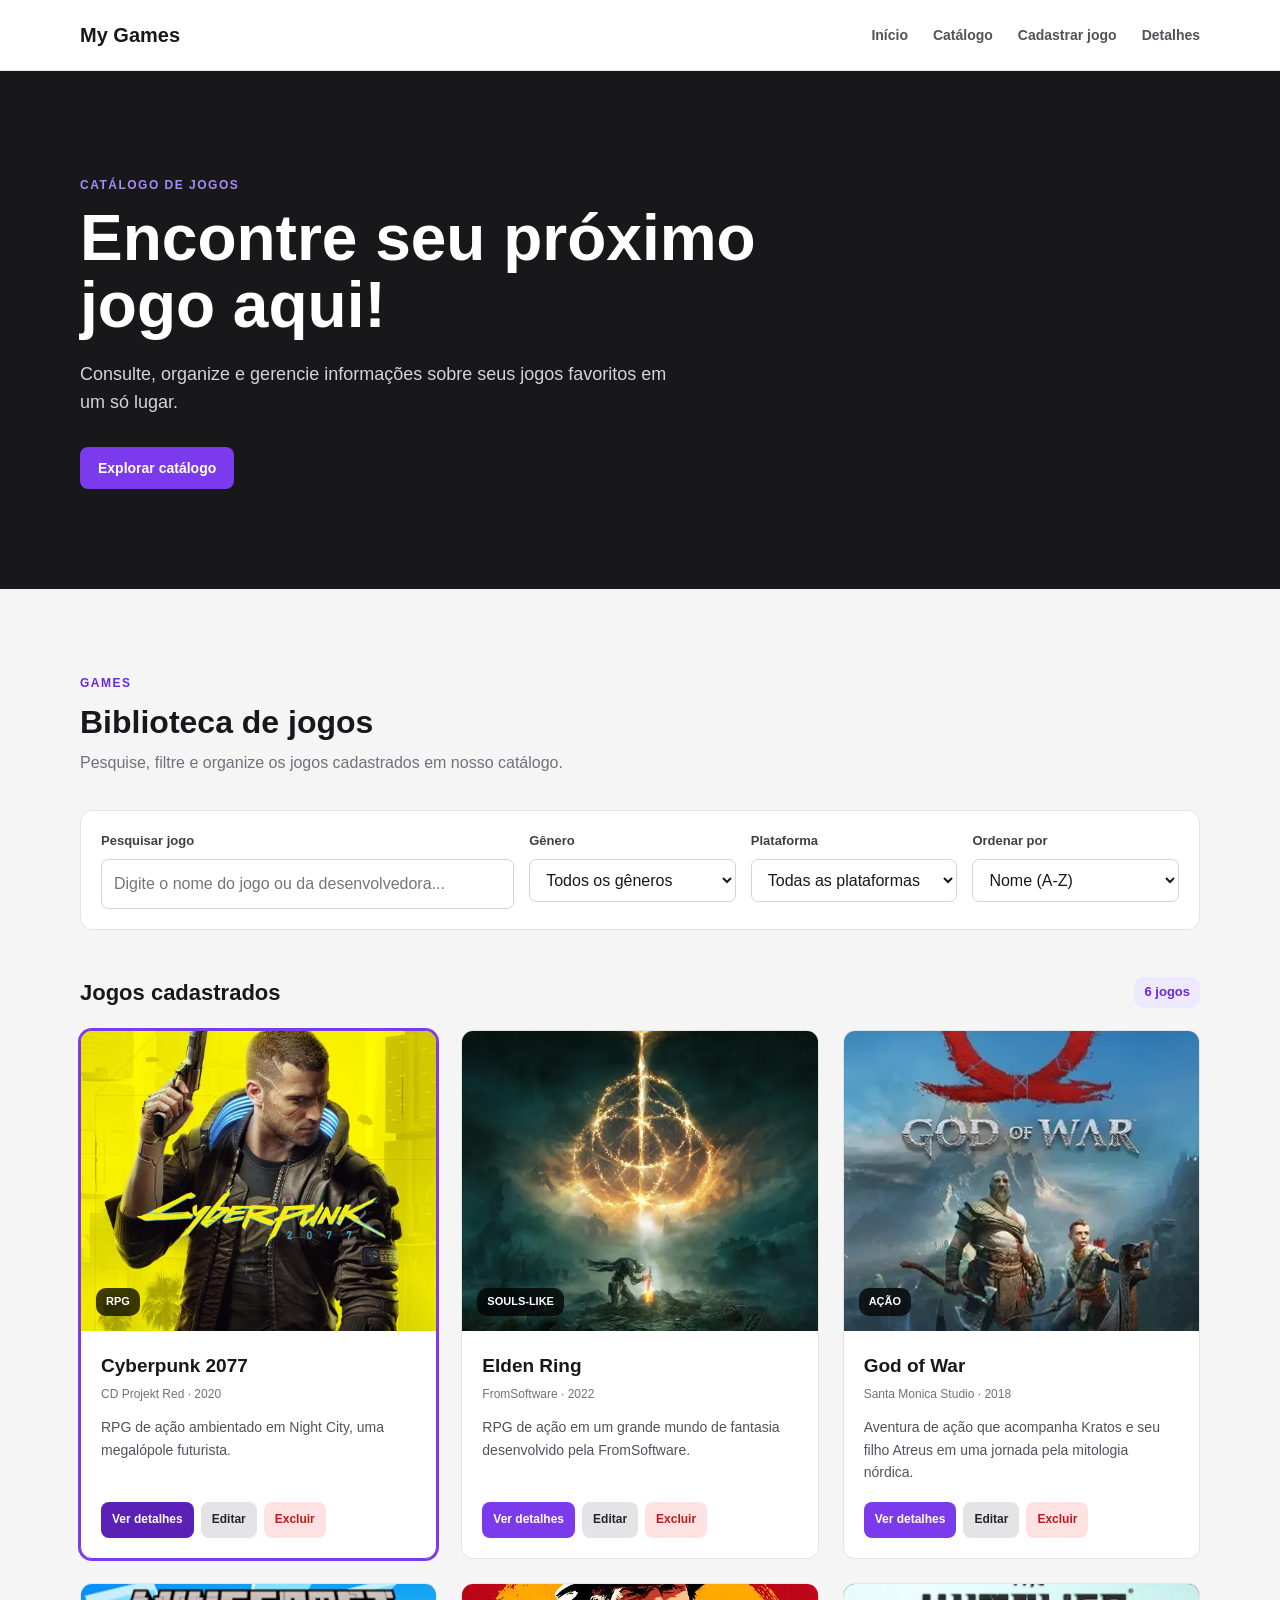
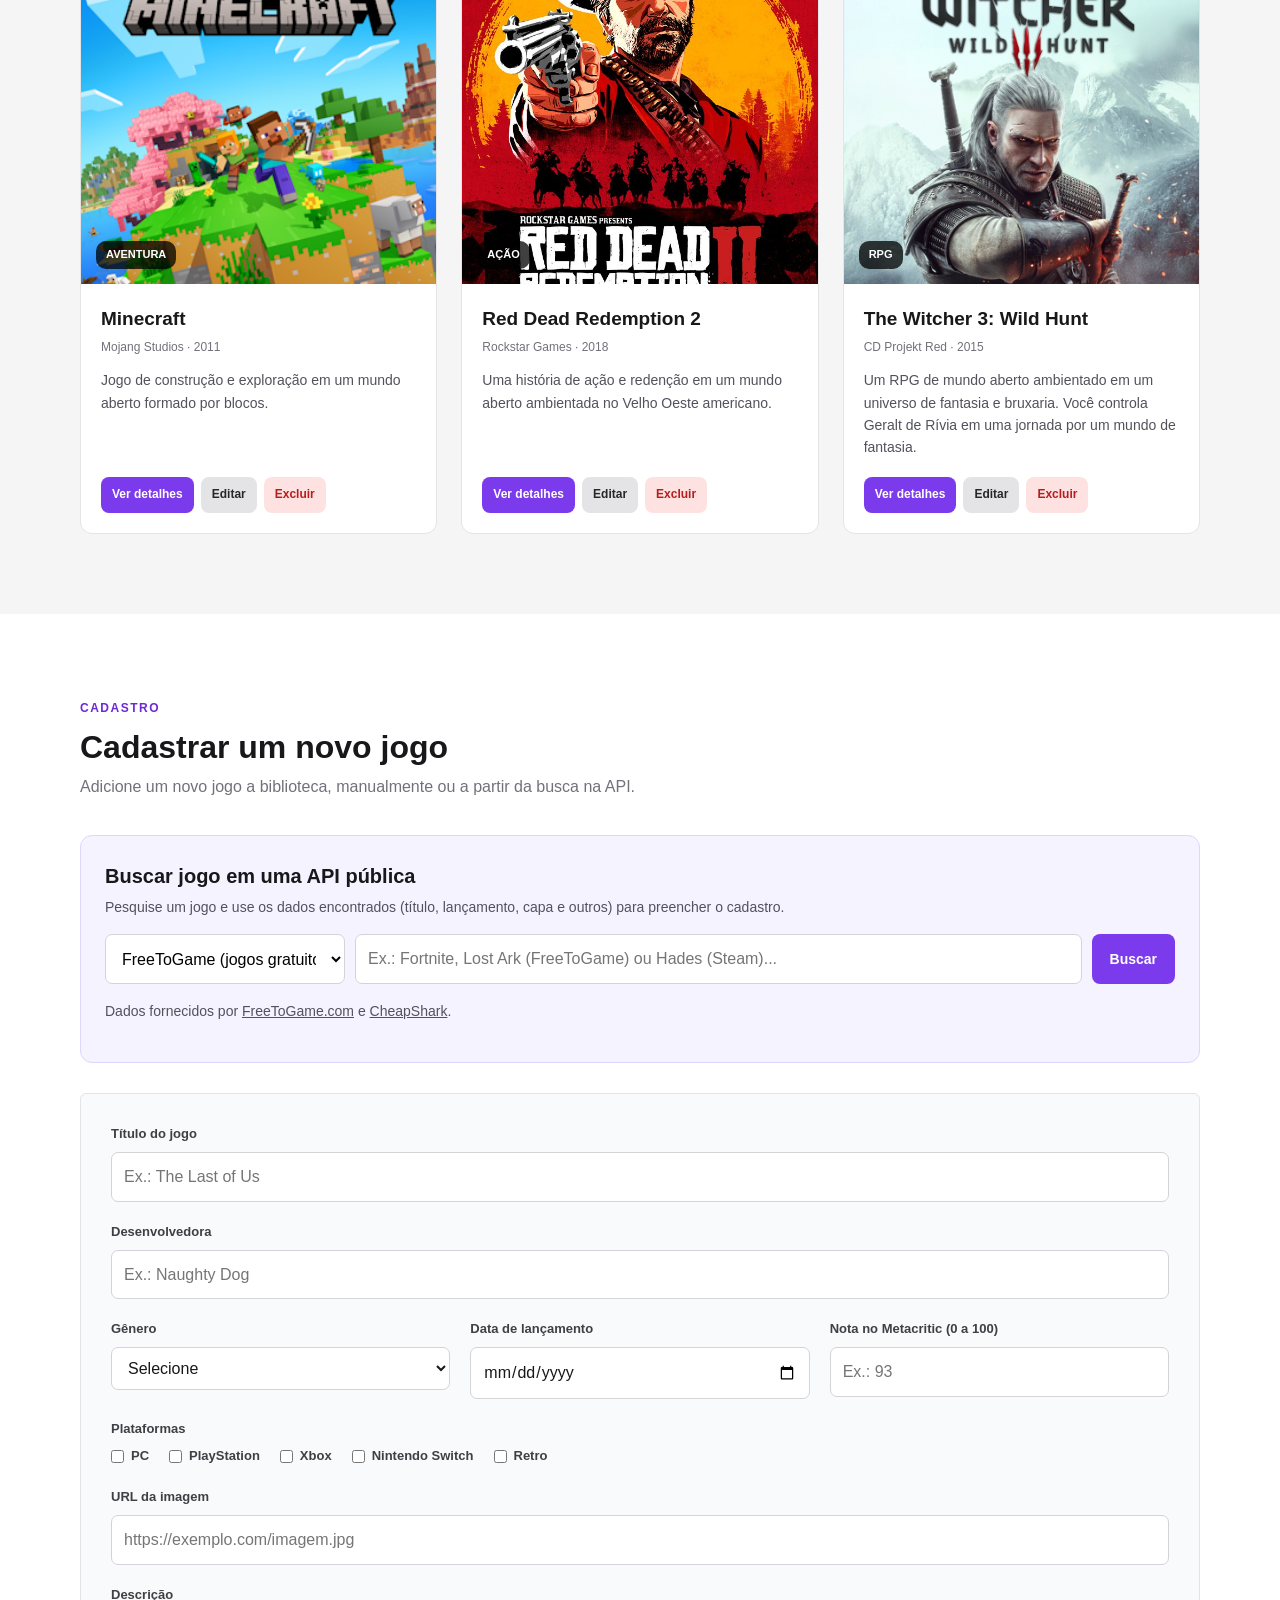
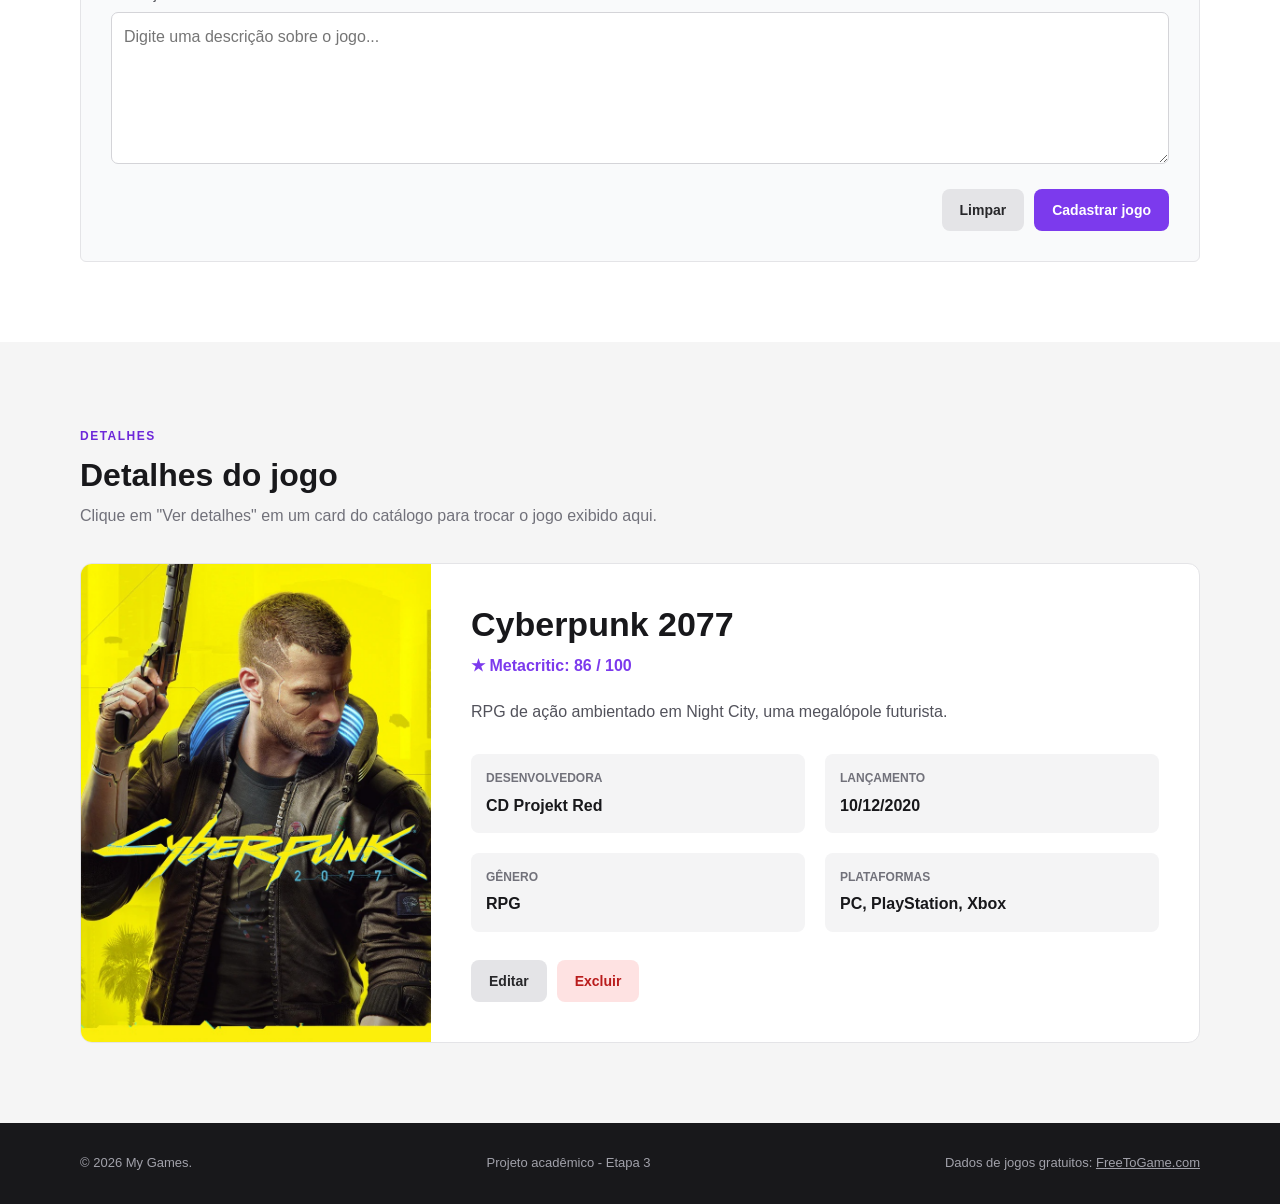
<file: index.html>
<!DOCTYPE html>
<html lang="pt-BR">
<head>
    <meta charset="UTF-8">
    <meta name="viewport" content="width=device-width, initial-scale=1.0">
    <title>My Games</title>
    <link rel="stylesheet" href="assets/css/style.css">
</head>

<body>
    <header class="cabecalho">
        <div class="container cabecalho-conteudo">
            <a href="index.html" class="logo">
                My Games
            </a>
            <nav class="navegacao" aria-label="Navegação principal">
                <a href="#inicio">Início</a>
                <a href="#catalogo">Catálogo</a>
                <a href="#cadastro">Cadastrar jogo</a>
                <a href="#detalhes">Detalhes</a>
            </nav>
        </div>
    </header>

    <main>
        <section id="inicio" class="hero">
            <div class="container">
                <span class="tag">CATÁLOGO DE JOGOS</span>
                <h1>Encontre seu próximo jogo aqui!</h1>
                <p>
                    Consulte, organize e gerencie informações sobre seus jogos
                    favoritos em um só lugar.
                </p>
                <a href="#catalogo" class="botao botao-principal">
                    Explorar catálogo
                </a>
            </div>
        </section>

        <section id="catalogo" class="secao">
            <div class="container">
                <div class="titulo-secao">
                    <div>
                        <span class="tag">GAMES</span>
                        <h2>Biblioteca de jogos</h2>
                        <p>
                            Pesquise, filtre e organize os jogos cadastrados em nosso catálogo.
                        </p>
                    </div>
                </div>

                <aside class="painel-filtros" aria-label="Pesquisa e filtros">
                    <div class="campo pesquisa">
                        <label for="pesquisa">Pesquisar jogo</label>
                        <input
                            type="search"
                            id="pesquisa"
                            name="pesquisa"
                            placeholder="Digite o nome do jogo ou da desenvolvedora..."
                            autocomplete="off"
                        >
                    </div>
                    <div class="campo">
                        <label for="genero">Gênero</label>
                        <select id="genero" name="genero">
                            <option value="">Todos os gêneros</option>
                        </select>
                    </div>
                    <div class="campo">
                        <label for="plataforma">Plataforma</label>
                        <select id="plataforma" name="plataforma">
                            <option value="">Todas as plataformas</option>
                        </select>
                    </div>
                    <div class="campo">
                        <label for="ordenacao">Ordenar por</label>
                        <select id="ordenacao" name="ordenacao">
                            <option value="nome">Nome (A-Z)</option>
                            <option value="lancamento">Data de lançamento</option>
                            <option value="nota">Nota no Metacritic</option>
                        </select>
                    </div>
                </aside>

                <div class="cabecalho-lista">
                    <h3>Jogos cadastrados</h3>
                    <span class="quantidade" id="quantidade" aria-live="polite">
                        0 jogos
                    </span>
                </div>

                <div class="grid-jogos" id="grid-jogos"></div>
            </div>
        </section>

        <section id="cadastro" class="secao secao-cadastro">
            <div class="container">
                <div class="titulo-secao">
                    <span class="tag">CADASTRO</span>
                    <h2 id="titulo-formulario">Cadastrar um novo jogo</h2>
                    <p>
                        Adicione um novo jogo a biblioteca, manualmente ou a partir da busca na API.
                    </p>
                </div>

                <div class="busca-api">
                    <h3>Buscar jogo em uma API pública</h3>
                    <p>
                        Pesquise um jogo e use os dados encontrados (título, lançamento,
                        capa e outros) para preencher o cadastro.
                    </p>
                    <form id="form-busca-api" class="linha-busca-api" novalidate>
                        <label for="fonte-api" class="somente-leitor">Fonte da busca</label>
                        <select id="fonte-api">
                            <option value="freetogame">FreeToGame (jogos gratuitos)</option>
                            <option value="steam">Steam (CheapShark)</option>
                        </select>
                        <label for="termo-api" class="somente-leitor">Nome do jogo para buscar na API</label>
                        <input
                            type="search"
                            id="termo-api"
                            placeholder="Ex.: Fortnite, Lost Ark (FreeToGame) ou Hades (Steam)..."
                            autocomplete="off"
                        >
                        <button type="submit" class="botao botao-principal" id="botao-busca-api">
                            Buscar
                        </button>
                    </form>
                    <p class="status-api" id="status-api" aria-live="polite"></p>
                    <div class="resultados-api" id="resultados-api"></div>
                    <p class="atribuicao-api">
                        Dados fornecidos por
                        <a href="https://www.freetogame.com" target="_blank" rel="noopener">FreeToGame.com</a>
                        e
                        <a href="https://www.cheapshark.com" target="_blank" rel="noopener">CheapShark</a>.
                    </p>
                </div>

                <form class="formulario" id="form-jogo" novalidate>
                    <div class="grupo-campo">
                        <label for="titulo">Título do jogo</label>
                        <input
                            type="text"
                            id="titulo"
                            name="titulo"
                            placeholder="Ex.: The Last of Us"
                            maxlength="80"
                        >
                        <small class="erro" data-erro="titulo"></small>
                    </div>
                    <div class="grupo-campo">
                        <label for="desenvolvedora">Desenvolvedora</label>
                        <input
                            type="text"
                            id="desenvolvedora"
                            name="desenvolvedora"
                            placeholder="Ex.: Naughty Dog"
                            maxlength="60"
                        >
                        <small class="erro" data-erro="desenvolvedora"></small>
                    </div>
                    <div class="linha-formulario">
                        <div class="grupo-campo">
                            <label for="genero-cadastro">Gênero</label>
                            <select id="genero-cadastro" name="genero">
                                <option value="">Selecione</option>
                            </select>
                            <small class="erro" data-erro="genero"></small>
                        </div>
                        <div class="grupo-campo">
                            <label for="data-lancamento">Data de lançamento</label>
                            <input
                                type="date"
                                id="data-lancamento"
                                name="lancamento"
                            >
                            <small class="erro" data-erro="lancamento"></small>
                        </div>
                        <div class="grupo-campo">
                            <label for="nota-cadastro">Nota no Metacritic (0 a 100)</label>
                            <input
                                type="number"
                                id="nota-cadastro"
                                name="nota"
                                min="0"
                                max="100"
                                step="1"
                                placeholder="Ex.: 93"
                            >
                            <small class="erro" data-erro="nota"></small>
                        </div>
                    </div>
                    <div class="grupo-campo" role="group" aria-labelledby="rotulo-plataformas">
                        <span class="rotulo-grupo" id="rotulo-plataformas">Plataformas</span>
                        <div class="opcoes-plataformas" id="opcoes-plataformas"></div>
                        <small class="erro" data-erro="plataformas"></small>
                    </div>
                    <div class="grupo-campo">
                        <label for="imagem">URL da imagem</label>
                        <input
                            type="text"
                            id="imagem"
                            name="imagem"
                            placeholder="https://exemplo.com/imagem.jpg"
                        >
                        <small class="erro" data-erro="imagem"></small>
                    </div>
                    <div class="grupo-campo">
                        <label for="descricao">Descrição</label>
                        <textarea
                            id="descricao"
                            name="descricao"
                            rows="5"
                            maxlength="400"
                            placeholder="Digite uma descrição sobre o jogo..."
                        ></textarea>
                        <small class="erro" data-erro="descricao"></small>
                    </div>
                    <div class="acoes-formulario">
                        <button type="reset" class="botao botao-secundario" id="botao-limpar">
                            Limpar
                        </button>
                        <button type="submit" class="botao botao-principal" id="botao-salvar">
                            Cadastrar jogo
                        </button>
                    </div>
                </form>
            </div>
        </section>

        <section id="detalhes" class="secao">
            <div class="container">
                <div class="titulo-secao">
                    <span class="tag">DETALHES</span>
                    <h2>Detalhes do jogo</h2>
                    <p>Clique em "Ver detalhes" em um card do catálogo para trocar o jogo exibido aqui.</p>
                </div>

                <p class="estado-vazio" id="det-vazio" hidden>
                    Nenhum jogo selecionado. Cadastre um jogo para ver seus detalhes aqui.
                </p>

                <article class="detalhes-jogo" id="det-artigo">
                    <div class="detalhes-capa" id="det-capa"></div>
                    <div class="detalhes-conteudo">
                        <h3 id="det-titulo"></h3>
                        <p class="nota" id="det-nota"></p>
                        <p id="det-descricao"></p>
                        <dl class="informacoes-jogo">
                            <div>
                                <dt>Desenvolvedora</dt>
                                <dd id="det-desenvolvedora"></dd>
                            </div>
                            <div>
                                <dt>Lançamento</dt>
                                <dd id="det-lancamento"></dd>
                            </div>
                            <div>
                                <dt>Gênero</dt>
                                <dd id="det-genero"></dd>
                            </div>
                            <div>
                                <dt>Plataformas</dt>
                                <dd id="det-plataformas"></dd>
                            </div>
                        </dl>
                        <div class="detalhes-acoes">
                            <button type="button" class="botao botao-editar" id="det-editar">Editar</button>
                            <button type="button" class="botao botao-excluir" id="det-excluir">Excluir</button>
                        </div>
                    </div>
                </article>
            </div>
        </section>
    </main>

    <dialog id="dialogo-exclusao" class="dialogo" aria-labelledby="titulo-exclusao">
        <form method="dialog">
            <h3 id="titulo-exclusao">Excluir jogo?</h3>
            <p id="texto-exclusao"></p>
            <div class="acoes-formulario">
                <button type="submit" value="cancelar" class="botao botao-secundario">Cancelar</button>
                <button type="submit" value="confirmar" class="botao botao-excluir-forte">Excluir</button>
            </div>
        </form>
    </dialog>

    <div class="toast" id="toast" role="status" aria-live="polite" hidden></div>

    <footer class="rodape">
        <div class="container">
            <p>
                &copy; 2026 My Games.
            </p>
            <p>
                Projeto acadêmico - Etapa 3
            </p>
            <p>
                Dados de jogos gratuitos:
                <a href="https://www.freetogame.com" target="_blank" rel="noopener">FreeToGame.com</a>
            </p>
        </div>
    </footer>

    <script src="assets/js/script.js" defer></script>
</body>
</html>
</file>
<file: assets/css/style.css>
*,
*::before,
*::after {
    margin: 0;
    padding: 0;
    box-sizing: border-box;
}

html {
    scroll-behavior: smooth;
    scroll-padding-top: 80px;
}

body {
    font-family: Arial, Helvetica, sans-serif;
    background-color: #f5f5f5;
    color: #18181b;
    line-height: 1.6;
    min-width: 320px;
    overflow-x: hidden;
}

a {
    color: inherit;
    text-decoration: none;
}

button,
input,
select,
textarea {
    font: inherit;
    max-width: 100%;
}

img {
    display: block;
    max-width: 100%;
}

.container {
    width: min(1120px, 90%);
    margin-inline: auto;
}

.secao {
    padding: 80px 0;
}

.tag {
    display: inline-block;
    margin-bottom: 10px;
    font-size: 12px;
    font-weight: 700;
    letter-spacing: 1.5px;
    color: #6d28d9;
}

.titulo-secao {
    margin-bottom: 35px;
}

.titulo-secao h2 {
    margin-bottom: 8px;
    font-size: 32px;
    line-height: 1.2;
}

.titulo-secao p {
    color: #71717a;
}

.cabecalho {
    position: sticky;
    top: 0;
    z-index: 10;
    background-color: #ffffff;
    border-bottom: 1px solid #e4e4e7;
}

.cabecalho-conteudo {
    min-height: 70px;
    display: flex;
    align-items: center;
    justify-content: space-between;
    gap: 30px;
}

.logo {
    font-size: 20px;
    font-weight: 800;
    flex-shrink: 0;
}

.navegacao {
    display: flex;
    align-items: center;
    gap: 25px;
}

.navegacao a {
    color: #52525b;
    font-size: 14px;
    font-weight: 600;
    transition: color 0.2s ease;
}

.navegacao a:hover {
    color: #6d28d9;
}

.hero {
    padding: 100px 0;
    background-color: #18181b;
    color: #ffffff;
}

.hero .tag {
    color: #a78bfa;
}

.hero h1 {
    max-width: 700px;
    margin-bottom: 20px;
    font-size: clamp(40px, 6vw, 64px);
    line-height: 1.05;
    overflow-wrap: break-word;
}

.hero p {
    max-width: 600px;
    margin-bottom: 30px;
    color: #d4d4d8;
    font-size: 18px;
}

.botao {
    display: inline-flex;
    align-items: center;
    justify-content: center;
    min-height: 42px;
    padding: 0 18px;
    border: 0;
    border-radius: 8px;
    cursor: pointer;
    font-size: 14px;
    font-weight: 700;
    text-align: center;
    transition:
        transform 0.2s ease,
        opacity 0.2s ease,
        background-color 0.2s ease;
}

.botao:hover {
    transform: translateY(-1px);
    opacity: 0.9;
}

.botao-principal {
    background-color: #7c3aed;
    color: #ffffff;
}

.botao-secundario {
    background-color: #e4e4e7;
    color: #27272a;
}

.botao-detalhes {
    background-color: #7c3aed;
    color: #ffffff;
}

.botao-editar {
    background-color: #e4e4e7;
    color: #27272a;
}

.botao-excluir {
    background-color: #fee2e2;
    color: #b91c1c;
}

.painel-filtros {
    display: grid;
    grid-template-columns: minmax(0, 2fr) repeat(3, minmax(0, 1fr));
    gap: 15px;
    margin-bottom: 45px;
    padding: 20px;
    background-color: #ffffff;
    border: 1px solid #e4e4e7;
    border-radius: 12px;
}

.campo,
.grupo-campo {
    display: flex;
    flex-direction: column;
    gap: 7px;
    min-width: 0;
}

.campo label,
.grupo-campo label {
    font-size: 13px;
    font-weight: 700;
    color: #3f3f46;
}

.campo input,
.campo select,
.grupo-campo input,
.grupo-campo select,
.grupo-campo textarea {
    width: 100%;
    min-width: 0;
    padding: 11px 12px;
    background-color: #ffffff;
    border: 1px solid #d4d4d8;
    border-radius: 7px;
    outline: none;
    color: #18181b;
}

.campo input:focus,
.campo select:focus,
.grupo-campo input:focus,
.grupo-campo select:focus,
.grupo-campo textarea:focus {
    border-color: #7c3aed;
}

.cabecalho-lista {
    display: flex;
    align-items: center;
    justify-content: space-between;
    gap: 15px;
    margin-bottom: 20px;
}

.cabecalho-lista h3 {
    font-size: 22px;
}

.quantidade {
    padding: 5px 10px;
    border-radius: 10px;
    background-color: #ede9fe;
    color: #6d28d9;
    font-size: 13px;
    font-weight: 700;
    white-space: nowrap;
}

.grid-jogos {
    display: grid;
    grid-template-columns: repeat(3, minmax(0, 1fr));
    gap: 20px;
}

.card-jogo {
    min-width: 0;
    overflow: hidden;
    background-color: #ffffff;
    border: 1px solid #e4e4e7;
    border-radius: 12px;
    transition:
        transform 0.2s ease,
        box-shadow 0.2s ease;
}

.card-jogo:hover {
    transform: translateY(-4px);
    box-shadow: 0 12px 30px rgba(0, 0, 0, 0.08);
}

.capa {
    position: relative;
    height: 300px;
    overflow: hidden;
    background-color: #27272a;
}

.capa img {
    width: 100%;
    height: 100%;
    object-fit: cover;
}

.capa span {
    position: absolute;
    bottom: 15px;
    left: 15px;
    padding: 5px 10px;
    border-radius: 10px;
    background-color: rgba(0, 0, 0, 0.75);
    color: #ffffff;
    font-size: 11px;
    font-weight: 700;
    text-transform: uppercase;
}

.conteudo-card {
    padding: 20px;
}

.conteudo-card h3 {
    margin-bottom: 4px;
    font-size: 19px;
    overflow-wrap: anywhere;
}

.conteudo-card p {
    color: #52525b;
    font-size: 14px;
    overflow-wrap: anywhere;
}

.conteudo-card .informacao {
    margin-bottom: 12px;
    color: #71717a;
    font-size: 12px;
}

.card-acoes {
    display: flex;
    flex-wrap: wrap;
    gap: 7px;
    margin-top: 18px;
}

.card-acoes .botao {
    min-height: 36px;
    padding: 0 11px;
    font-size: 12px;
}

.secao-cadastro {
    background-color: #ffffff;
}

.formulario {
    display: flex;
    flex-direction: column;
    gap: 20px;
    min-width: 0;
    padding: 30px;
    background-color: #f9fafb;
    border: 1px solid #e4e4e7;
    border-radius: 6px;
}

.linha-formulario {
    display: grid;
    grid-template-columns: repeat(3, minmax(0, 1fr));
    gap: 20px;
}

.formulario textarea {
    resize: vertical;
    min-height: 120px;
}

.acoes-formulario {
    display: flex;
    justify-content: flex-end;
    flex-wrap: wrap;
    gap: 10px;
    margin-top: 5px;
}

.detalhes-jogo {
    display: grid;
    grid-template-columns: minmax(0, 350px) minmax(0, 1fr);
    overflow: hidden;
    background-color: #ffffff;
    border: 1px solid #e4e4e7;
    border-radius: 12px;
}

.detalhes-capa {
    min-width: 0;
    max-height: 500px;
    overflow: hidden;
    background-color: #27272a;
}

.detalhes-capa img {
    width: 100%;
    height: 100%;
    object-fit: cover;
}

.detalhes-conteudo {
    min-width: 0;
    padding: 40px;
}

.detalhes-conteudo h3 {
    margin-bottom: 8px;
    font-size: 34px;
    line-height: 1.2;
    overflow-wrap: anywhere;
}

.detalhes-conteudo > p:not(.nota) {
    max-width: 700px;
    margin: 20px 0;
    color: #52525b;
}

.nota {
    color: #7c3aed;
    font-weight: 700;
}

.informacoes-jogo {
    display: grid;
    grid-template-columns: repeat(2, minmax(0, 1fr));
    gap: 20px;
    margin-top: 30px;
}

.informacoes-jogo div {
    min-width: 0;
    padding: 15px;
    background-color: #f4f4f5;
    border-radius: 8px;
}

.informacoes-jogo dt {
    margin-bottom: 4px;
    color: #71717a;
    font-size: 12px;
    font-weight: 700;
    text-transform: uppercase;
}

.informacoes-jogo dd {
    font-weight: 600;
    overflow-wrap: anywhere;
}

.rodape {
    padding: 30px 0;
    background-color: #18181b;
    color: #a1a1aa;
}

.rodape .container {
    display: flex;
    justify-content: space-between;
    flex-wrap: wrap;
    gap: 20px;
    font-size: 13px;
}

@media (min-width: 1600px) {
    .container {
        width: min(1280px, 90%);
    }

    .hero {
        padding: 120px 0;
    }

    .hero h1 {
        max-width: 850px;
        font-size: 72px;
    }

    .grid-jogos {
        grid-template-columns: repeat(4, minmax(0, 1fr));
        gap: 28px;
    }

    .capa {
        height: 340px;
    }

    .secao {
        padding: 96px 0;
    }
}

@media (min-width: 1200px) and (max-width: 1599px) {
    .container {
        width: min(1120px, 90%);
    }

    .grid-jogos {
        grid-template-columns: repeat(3, minmax(0, 1fr));
        gap: 24px;
    }

    .secao {
        padding: 80px 0;
    }
}

@media (min-width: 768px) and (max-width: 1199px) {
    .container {
        width: 92%;
    }

    .cabecalho-conteudo {
        gap: 20px;
    }

    .navegacao {
        gap: 18px;
    }

    .hero {
        padding: 80px 0;
    }

    .hero h1 {
        max-width: 650px;
        font-size: 48px;
    }

    .painel-filtros {
        grid-template-columns: repeat(2, minmax(0, 1fr));
        gap: 16px;
    }

    .grid-jogos {
        grid-template-columns: repeat(3, minmax(0, 1fr));
        gap: 20px;
    }

    .capa {
        height: 260px;
    }

    .linha-formulario {
        grid-template-columns: repeat(2, minmax(0, 1fr));
    }

    .detalhes-jogo {
        grid-template-columns: minmax(0, 280px) minmax(0, 1fr);
    }

    .detalhes-conteudo {
        padding: 30px;
    }

    .detalhes-conteudo h3 {
        font-size: 30px;
    }

    .secao {
        padding: 64px 0;
    }
}

@media (min-width: 481px) and (max-width: 767px) {
    html {
        scroll-padding-top: 120px;
    }

    .container {
        width: 92%;
    }

    .cabecalho-conteudo {
        padding: 14px 0;
        flex-wrap: wrap;
        justify-content: center;
        gap: 12px 20px;
    }

    .navegacao {
        justify-content: center;
        flex-wrap: wrap;
        gap: 12px 18px;
    }

    .hero {
        padding: 60px 0;
    }

    .hero h1 {
        font-size: clamp(36px, 6vw, 44px);
    }

    .hero p {
        font-size: 16px;
    }

    .secao {
        padding: 48px 0;
    }

    .titulo-secao {
        margin-bottom: 28px;
    }

    .titulo-secao h2 {
        font-size: 28px;
    }

    .painel-filtros {
        grid-template-columns: repeat(2, minmax(0, 1fr));
        gap: 14px;
        margin-bottom: 32px;
        padding: 16px;
    }

    .grid-jogos {
        grid-template-columns: repeat(2, minmax(0, 1fr));
        gap: 16px;
    }

    .capa {
        height: auto;
        aspect-ratio: 2 / 3;
    }

    .conteudo-card {
        padding: 15px;
    }

    .conteudo-card h3 {
        font-size: 17px;
    }

    .card-acoes .botao {
        flex: 1 1 auto;
    }

    .linha-formulario {
        grid-template-columns: repeat(2, minmax(0, 1fr));
        gap: 16px;
    }

    .formulario {
        padding: 22px;
    }

    .detalhes-jogo {
        grid-template-columns: minmax(0, 1fr);
    }

    .detalhes-capa {
        max-height: 420px;
        height: 360px;
    }

    .detalhes-conteudo {
        padding: 24px;
    }

    .detalhes-conteudo h3 {
        font-size: 28px;
    }

    .informacoes-jogo {
        gap: 12px;
    }
}

@media (max-width: 480px) {
    html {
        scroll-padding-top: 150px;
    }

    .container {
        width: calc(100% - 32px);
    }

    .cabecalho-conteudo {
        min-height: auto;
        padding: 14px 0;
        flex-direction: column;
        align-items: center;
        gap: 12px;
    }

    .logo {
        font-size: 19px;
    }

    .navegacao {
        width: 100%;
        justify-content: center;
        flex-wrap: wrap;
        gap: 10px 16px;
    }

    .navegacao a {
        font-size: 13px;
    }

    .hero {
        padding: 48px 0;
    }

    .hero h1 {
        font-size: clamp(30px, 9vw, 38px);
        line-height: 1.1;
    }

    .hero p {
        font-size: 15px;
        line-height: 1.6;
    }

    .botao {
        min-height: 42px;
        padding-inline: 14px;
    }

    .secao {
        padding: 40px 0;
    }

    .titulo-secao {
        margin-bottom: 24px;
    }

    .titulo-secao h2 {
        font-size: 25px;
    }

    .titulo-secao p {
        font-size: 14px;
    }

    .painel-filtros {
        grid-template-columns: minmax(0, 1fr);
        gap: 14px;
        margin-bottom: 30px;
        padding: 15px;
    }

    .cabecalho-lista {
        align-items: flex-start;
        flex-direction: column;
        gap: 10px;
    }

    .cabecalho-lista h3 {
        font-size: 20px;
    }

    .grid-jogos {
        grid-template-columns: minmax(0, 1fr);
        gap: 20px;
    }

    .capa {
        height: auto;
        aspect-ratio: 2 / 3;
    }

    .conteudo-card {
        padding: 18px;
    }

    .conteudo-card h3 {
        font-size: 18px;
    }

    .card-acoes {
        gap: 8px;
    }

    .card-acoes .botao {
        flex: 1 1 auto;
    }

    .formulario {
        padding: 18px;
    }

    .linha-formulario {
        grid-template-columns: minmax(0, 1fr);
        gap: 16px;
    }

    .grupo-campo {
        width: 100%;
        min-width: 0;
    }

    .campo input,
    .campo select,
    .grupo-campo input,
    .grupo-campo select,
    .grupo-campo textarea {
        width: 100%;
        min-width: 0;
    }

    .acoes-formulario {
        flex-direction: column;
        align-items: stretch;
    }

    .acoes-formulario .botao {
        width: 100%;
    }

    .detalhes-jogo {
        grid-template-columns: minmax(0, 1fr);
    }

    .detalhes-capa {
        height: auto;
        max-height: none;
        aspect-ratio: 3 / 4;
    }

    .detalhes-conteudo {
        padding: 20px;
    }

    .detalhes-conteudo h3 {
        font-size: 26px;
    }

    .informacoes-jogo {
        grid-template-columns: minmax(0, 1fr);
        gap: 12px;
        margin-top: 22px;
    }

    .rodape {
        padding: 24px 0;
    }

    .rodape .container {
        flex-direction: column;
        gap: 10px;
    }
}

@media (max-width: 360px) {
    .container {
        width: calc(100% - 24px);
    }

    .cabecalho-conteudo {
        gap: 10px;
    }

    .navegacao {
        gap: 8px 12px;
    }

    .navegacao a {
        font-size: 12px;
    }

    .hero {
        padding: 36px 0;
    }

    .hero h1 {
        font-size: 30px;
        letter-spacing: -0.5px;
    }

    .hero p {
        font-size: 14px;
    }

    .secao {
        padding: 32px 0;
    }

    .titulo-secao h2 {
        font-size: 22px;
    }

    .painel-filtros {
        padding: 12px;
    }

    .conteudo-card {
        padding: 15px;
    }

    .card-acoes {
        flex-direction: column;
    }

    .card-acoes .botao {
        width: 100%;
    }

    .formulario {
        padding: 14px;
    }

    .detalhes-conteudo {
        padding: 16px;
    }

    .detalhes-conteudo h3 {
        font-size: 23px;
    }

    .informacoes-jogo {
        gap: 10px;
    }
}

@media (hover: none) {
    .card-jogo:hover {
        transform: none;
        box-shadow: none;
    }

    .botao:hover {
        transform: none;
        opacity: 1;
    }
}

@media (prefers-reduced-motion: reduce) {
    html {
        scroll-behavior: auto;
    }

    *,
    *::before,
    *::after {
        animation: none !important;
        transition: none !important;
    }
}

[hidden] {
    display: none !important;
}

.somente-leitor {
    position: absolute;
    width: 1px;
    height: 1px;
    overflow: hidden;
    clip: rect(0 0 0 0);
    white-space: nowrap;
}

a:focus-visible,
button:focus-visible {
    outline: 3px solid #a78bfa;
    outline-offset: 2px;
}

.campo input:focus,
.campo select:focus,
.grupo-campo input:focus,
.grupo-campo select:focus,
.grupo-campo textarea:focus,
.linha-busca-api input:focus {
    box-shadow: 0 0 0 3px rgba(124, 58, 237, 0.25);
}

.card-jogo {
    display: flex;
    flex-direction: column;
}

.capa {
    flex-shrink: 0;
}

.conteudo-card {
    display: flex;
    flex: 1;
    flex-direction: column;
}

.card-acoes {
    margin-top: auto;
    padding-top: 18px;
}

.capa-vazia {
    display: grid;
    place-items: center;
    width: 100%;
    height: 100%;
    min-height: 200px;
    padding: 16px;
    background: linear-gradient(135deg, #27272a, #3f3f46);
    color: #d4d4d8;
    font-weight: 700;
    text-align: center;
    overflow-wrap: anywhere;
}

.estado-vazio {
    grid-column: 1 / -1;
    padding: 40px 20px;
    background-color: #ffffff;
    border: 1px dashed #d4d4d8;
    border-radius: 12px;
    color: #71717a;
    text-align: center;
}

.detalhes-acoes {
    display: flex;
    flex-wrap: wrap;
    gap: 10px;
    margin-top: 28px;
}

.erro {
    color: #b91c1c;
    font-size: 12px;
    font-weight: 600;
}

.erro:empty {
    display: none;
}

[aria-invalid="true"] {
    border-color: #b91c1c !important;
}

.rotulo-grupo {
    font-size: 13px;
    font-weight: 700;
    color: #3f3f46;
}

.opcoes-plataformas {
    display: flex;
    flex-wrap: wrap;
    gap: 10px 20px;
}

.opcao-checkbox {
    display: inline-flex;
    align-items: center;
    gap: 7px;
    cursor: pointer;
    font-weight: 600;
}

.opcao-checkbox input {
    width: auto;
    padding: 0;
    accent-color: #7c3aed;
}

.busca-api {
    margin-bottom: 30px;
    padding: 24px;
    background-color: #f5f3ff;
    border: 1px solid #ddd6fe;
    border-radius: 12px;
}

.busca-api h3 {
    margin-bottom: 4px;
    font-size: 20px;
}

.busca-api > p {
    margin-bottom: 16px;
    color: #52525b;
    font-size: 14px;
}

.linha-busca-api {
    display: flex;
    gap: 10px;
}

.linha-busca-api select,
.linha-busca-api input {
    flex: 1;
    min-width: 0;
    padding: 11px 12px;
    background-color: #ffffff;
    border: 1px solid #d4d4d8;
    border-radius: 7px;
    outline: none;
}

.linha-busca-api select {
    flex: 0 0 auto;
    width: auto;
    max-width: 240px;
}

.linha-busca-api select:focus,
.linha-busca-api input:focus {
    border-color: #7c3aed;
    box-shadow: 0 0 0 3px rgba(124, 58, 237, 0.25);
}

.atribuicao-api {
    margin-top: 16px;
    color: #71717a;
    font-size: 12px;
}

.atribuicao-api a,
.rodape a {
    text-decoration: underline;
}

.botao:disabled {
    cursor: wait;
    opacity: 0.6;
}

.status-api {
    margin-top: 12px;
    color: #52525b;
    font-size: 14px;
}

.status-api:empty {
    display: none;
}

.resultados-api {
    display: grid;
    grid-template-columns: repeat(auto-fill, minmax(280px, 1fr));
    gap: 14px;
    margin-top: 16px;
}

.resultados-api:empty {
    display: none;
}

.resultado-api {
    display: flex;
    align-items: center;
    gap: 12px;
    min-width: 0;
    padding: 10px;
    background-color: #ffffff;
    border: 1px solid #e4e4e7;
    border-radius: 10px;
}

.resultado-api img {
    flex-shrink: 0;
    width: 96px;
    height: 45px;
    border-radius: 6px;
    object-fit: cover;
    background-color: #27272a;
}

.resultado-api-info {
    display: flex;
    flex-direction: column;
    align-items: flex-start;
    gap: 4px;
    min-width: 0;
}

.resultado-api-info strong {
    font-size: 14px;
    overflow-wrap: anywhere;
}

.resultado-api-info small {
    color: #71717a;
    font-size: 12px;
}

.resultado-api-info .botao {
    min-height: 32px;
    margin-top: 4px;
    padding: 0 10px;
    font-size: 12px;
}

.dialogo {
    width: min(420px, 92vw);
    margin: auto;
    padding: 24px;
    border: 0;
    border-radius: 12px;
    box-shadow: 0 20px 50px rgba(0, 0, 0, 0.3);
}

.dialogo::backdrop {
    background-color: rgba(0, 0, 0, 0.55);
}

.dialogo h3 {
    margin-bottom: 8px;
    font-size: 20px;
}

.dialogo p {
    color: #52525b;
    overflow-wrap: anywhere;
}

.dialogo .acoes-formulario {
    margin-top: 22px;
}

.botao-excluir-forte {
    background-color: #b91c1c;
    color: #ffffff;
}

.toast {
    position: fixed;
    right: 20px;
    bottom: 20px;
    z-index: 30;
    max-width: min(380px, calc(100% - 40px));
    padding: 14px 18px;
    border-radius: 10px;
    background-color: #18181b;
    box-shadow: 0 10px 30px rgba(0, 0, 0, 0.25);
    color: #ffffff;
    font-size: 14px;
    font-weight: 600;
}

.toast-sucesso {
    background-color: #15803d;
}

.toast-erro {
    background-color: #b91c1c;
}

.toast-info {
    background-color: #6d28d9;
}

@media (max-width: 480px) {
    .linha-busca-api {
        flex-direction: column;
    }

    .linha-busca-api select {
        max-width: none;
        width: 100%;
    }

    .busca-api {
        padding: 16px;
    }

    .resultados-api {
        grid-template-columns: minmax(0, 1fr);
    }

    .detalhes-acoes .botao {
        flex: 1 1 auto;
    }

    .toast {
        right: 16px;
        bottom: 16px;
        left: 16px;
        max-width: none;
    }
}

.card-jogo.selecionado {
    border-color: #7c3aed;
    box-shadow: 0 0 0 2px #7c3aed;
}

.card-jogo.selecionado .botao-detalhes {
    background-color: #5b21b6;
}
</file>
